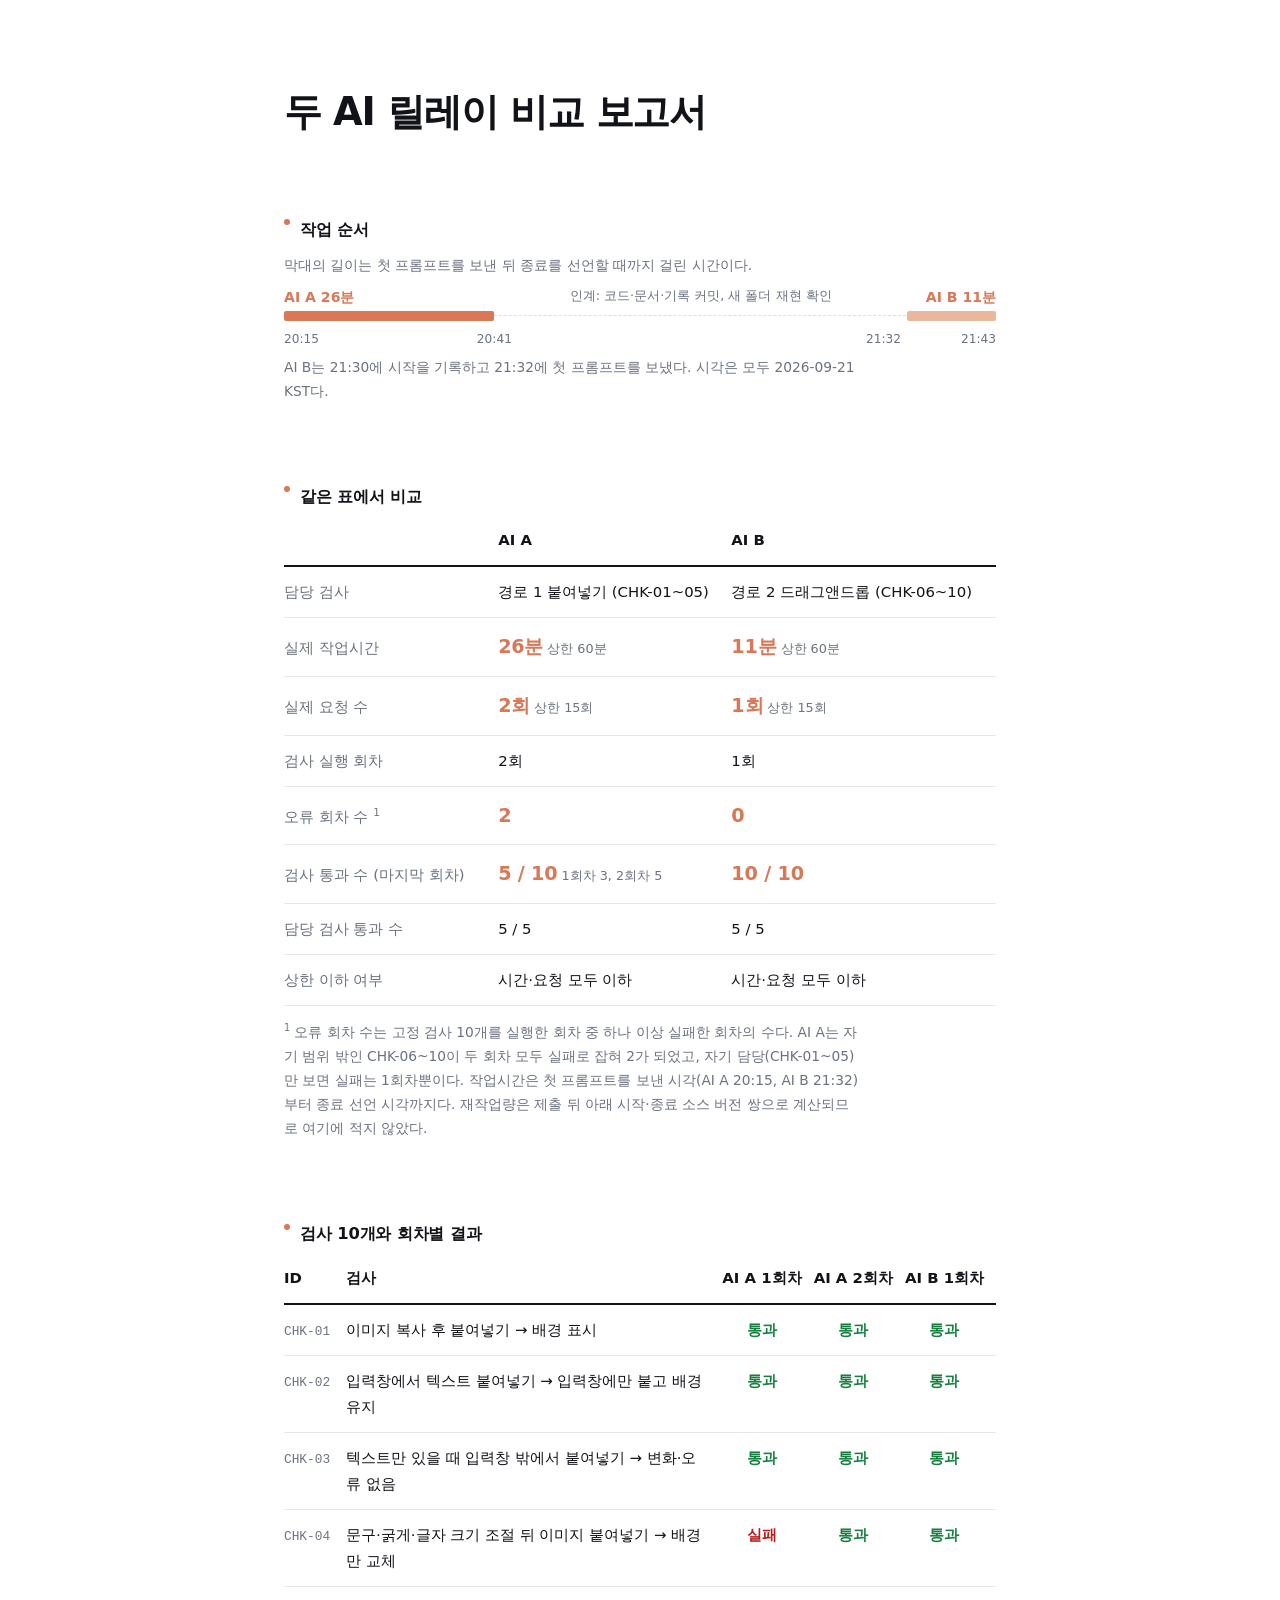
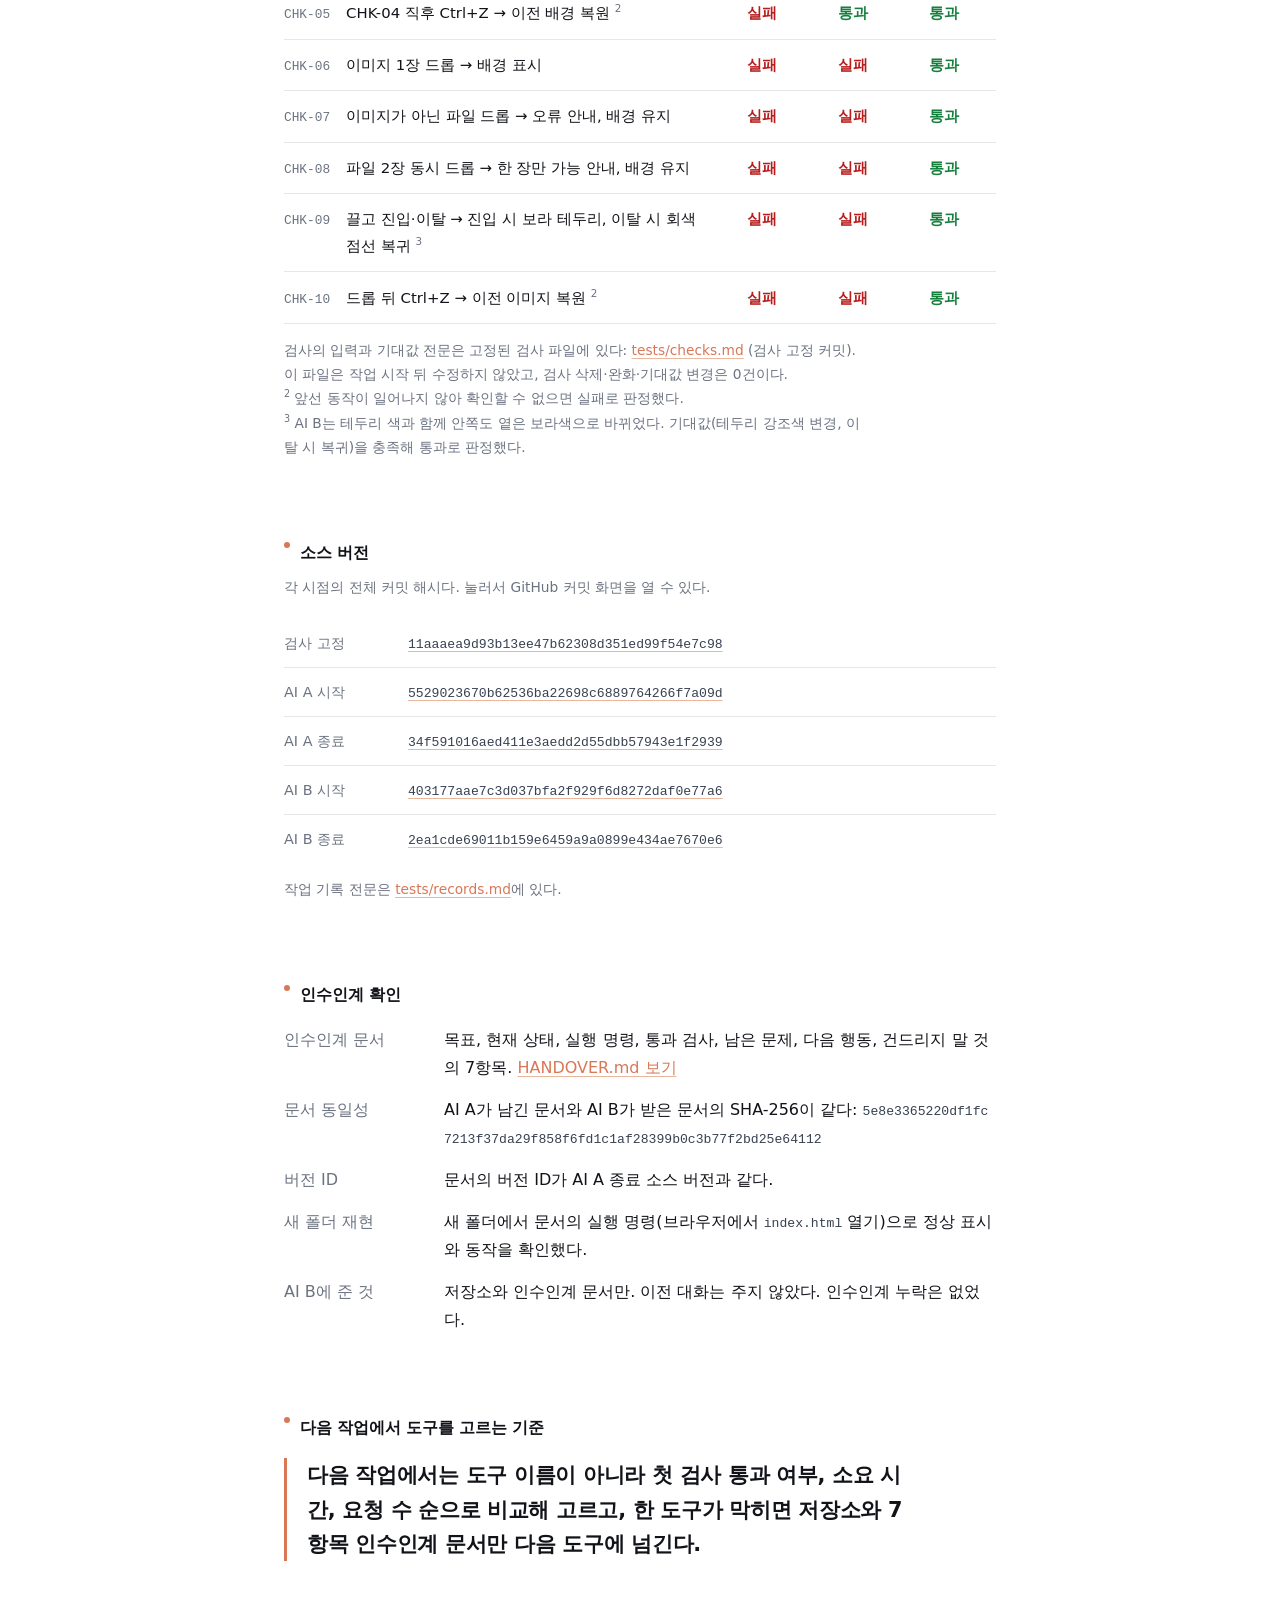
<file: report/index.html>
<!DOCTYPE html>
<html lang="ko">
<head>
<meta charset="UTF-8">
<meta name="viewport" content="width=device-width, initial-scale=1.0">
<meta name="color-scheme" content="light">
<title>두 AI 릴레이 비교 보고서</title>
<style>
:root{
  --bg:#FFFFFF; --ink:#111318; --muted:#6B7280; --line:#E5E7EB;
  --accent:#D97757; --accent-soft:#EAB79C; --accent-bg:#FBEEE8;
  --pass:#15803D; --fail:#B91C1C;
}
*{box-sizing:border-box;margin:0;padding:0}
html{-webkit-text-size-adjust:100%}
body{background:var(--bg);color:var(--ink);font-family:"Pretendard","Apple SD Gothic Neo","Malgun Gothic","Noto Sans KR",system-ui,sans-serif;line-height:1.75;font-size:16px;font-variant-numeric:tabular-nums}
main{max-width:760px;margin:0 auto;padding:88px 24px 96px}
a{color:var(--accent);text-decoration-color:var(--accent-soft);text-underline-offset:3px}
a:hover{text-decoration-color:var(--accent)}
code{font-family:ui-monospace,"Cascadia Mono",Consolas,monospace;font-size:.82em;color:#374151;word-break:break-all}
sup{font-size:.7em;color:var(--muted)}

h1{font-size:clamp(1.8rem,5vw,2.4rem);line-height:1.25;letter-spacing:-0.03em;font-weight:700}
.lead{margin-top:20px;color:var(--muted);max-width:56ch}
h2{font-size:1.02rem;font-weight:700;letter-spacing:-0.01em;margin:80px 0 16px;position:relative;padding-left:16px}
h2::before{content:"";position:absolute;left:0;top:.2em;width:6px;height:6px;border-radius:50%;background:var(--accent)}
.sub,.note{font-size:.86rem;color:var(--muted);max-width:66ch}
.sub{margin:-8px 0 20px}
.note{margin-top:14px}

/* 릴레이 */
.track{position:relative;height:10px;margin:34px 0 34px}
.track::before{content:"";position:absolute;left:0;right:0;top:4px;border-top:1px dashed #D9DEE8}
.bar{position:absolute;top:0;height:10px;border-radius:2px}
.bar.a{left:0;width:29.545%;background:var(--accent)}
.bar.b{left:87.5%;width:12.5%;background:var(--accent-soft)}
.lab{position:absolute;top:-26px;font-size:.88rem;font-weight:700;white-space:nowrap}
.lab.a{color:var(--accent)}
.lab.b{right:0;color:var(--accent)}
.lab.gap{left:29.545%;width:57.955%;text-align:center;color:var(--muted);font-weight:400;font-size:.8rem}
.tick{position:absolute;top:18px;font-size:.76rem;color:var(--muted);white-space:nowrap}
.tick.t0{left:0}
.tick.t1{left:29.545%;transform:translateX(-50%)}
.tick.t2{left:87.5%;transform:translateX(-100%);padding-right:6px}
.tick.t3{right:0}

/* 표 */
.scroll{overflow-x:auto}
table{border-collapse:collapse;width:100%;min-width:520px;font-size:.93rem}
th,td{padding:12px 12px 12px 0;text-align:left;vertical-align:baseline;border-bottom:1px solid var(--line)}
thead th{font-weight:700;white-space:nowrap;border-bottom:2px solid var(--ink);padding-top:0}
tbody th{font-weight:400;color:var(--muted);white-space:nowrap;padding-right:24px}
.cmp td.big{font-size:1.2rem;font-weight:700;letter-spacing:-0.01em;color:var(--accent)}
.cmp td.big small{font-size:.8rem;font-weight:400;color:var(--muted);letter-spacing:0;margin-left:4px}
.n{text-align:center}
thead th.n{text-align:center}
.chk td:first-child{font-family:ui-monospace,"Cascadia Mono",Consolas,monospace;font-size:.8rem;color:var(--muted);white-space:nowrap;padding-right:16px}
.p{color:var(--pass);font-weight:700}
.f{color:var(--fail);font-weight:700}

/* 소스 버전 */
.src{list-style:none}
.src li{display:grid;grid-template-columns:7em 1fr;gap:12px;padding:10px 0;border-bottom:1px solid var(--line);align-items:baseline}
.src li:last-child{border-bottom:none}
.src span{color:var(--muted);font-size:.9rem}

/* 목록형 본문 */
dl.kv{display:grid;grid-template-columns:8.5em 1fr;gap:14px 24px}
dl.kv dt{color:var(--muted)}
dl.kv dd{max-width:58ch}
blockquote{font-size:clamp(1.1rem,2.4vw,1.3rem);line-height:1.65;font-weight:700;letter-spacing:-0.015em;max-width:30em;border-left:3px solid var(--accent);padding-left:20px}
footer{margin-top:96px;padding-top:20px;border-top:1px solid var(--line);font-size:.82rem;color:var(--muted)}

@media(max-width:640px){
  main{padding:56px 20px 72px}
  h2{margin-top:64px}
  dl.kv{grid-template-columns:1fr;gap:2px}
  dl.kv dt{margin-top:14px}
  .src li{grid-template-columns:1fr;gap:2px}
}
</style>
</head>
<body>
<main>
<h1>두 AI 릴레이 비교 보고서</h1>

<h2>작업 순서</h2>
<p class="sub">막대의 길이는 첫 프롬프트를 보낸 뒤 종료를 선언할 때까지 걸린 시간이다.</p>
<div class="track" role="img" aria-label="AI A는 20:15부터 20:41까지 26분, 이후 인계, AI B는 21:32부터 21:43까지 11분 작업했다.">
  <span class="lab a">AI A 26분</span>
  <span class="lab gap">인계: 코드·문서·기록 커밋, 새 폴더 재현 확인</span>
  <span class="lab b">AI B 11분</span>
  <span class="bar a"></span>
  <span class="bar b"></span>
  <span class="tick t0">20:15</span>
  <span class="tick t1">20:41</span>
  <span class="tick t2">21:32</span>
  <span class="tick t3">21:43</span>
</div>
<p class="note">AI B는 21:30에 시작을 기록하고 21:32에 첫 프롬프트를 보냈다. 시각은 모두 2026-09-21 KST다.</p>

<h2>같은 표에서 비교</h2>
<div class="scroll">
<table class="cmp">
<thead><tr><th></th><th>AI A</th><th>AI B</th></tr></thead>
<tbody>
<tr><th>담당 검사</th><td>경로 1 붙여넣기 (CHK-01~05)</td><td>경로 2 드래그앤드롭 (CHK-06~10)</td></tr>
<tr><th>실제 작업시간</th><td class="big">26분<small>상한 60분</small></td><td class="big">11분<small>상한 60분</small></td></tr>
<tr><th>실제 요청 수</th><td class="big">2회<small>상한 15회</small></td><td class="big">1회<small>상한 15회</small></td></tr>
<tr><th>검사 실행 회차</th><td>2회</td><td>1회</td></tr>
<tr><th>오류 회차 수 <sup>1</sup></th><td class="big">2</td><td class="big">0</td></tr>
<tr><th>검사 통과 수 (마지막 회차)</th><td class="big">5 / 10<small>1회차 3, 2회차 5</small></td><td class="big">10 / 10</td></tr>
<tr><th>담당 검사 통과 수</th><td>5 / 5</td><td>5 / 5</td></tr>
<tr><th>상한 이하 여부</th><td>시간·요청 모두 이하</td><td>시간·요청 모두 이하</td></tr>
</tbody>
</table>
</div>
<p class="note"><sup>1</sup> 오류 회차 수는 고정 검사 10개를 실행한 회차 중 하나 이상 실패한 회차의 수다. AI A는 자기 범위 밖인 CHK-06~10이 두 회차 모두 실패로 잡혀 2가 되었고, 자기 담당(CHK-01~05)만 보면 실패는 1회차뿐이다. 작업시간은 첫 프롬프트를 보낸 시각(AI A 20:15, AI B 21:32)부터 종료 선언 시각까지다. 재작업량은 제출 뒤 아래 시작·종료 소스 버전 쌍으로 계산되므로 여기에 적지 않았다.</p>

<h2>검사 10개와 회차별 결과</h2>
<div class="scroll">
<table class="chk">
<thead><tr><th>ID</th><th>검사</th><th class="n">AI A 1회차</th><th class="n">AI A 2회차</th><th class="n">AI B 1회차</th></tr></thead>
<tbody>
<tr><td>CHK-01</td><td>이미지 복사 후 붙여넣기 → 배경 표시</td><td class="n p">통과</td><td class="n p">통과</td><td class="n p">통과</td></tr>
<tr><td>CHK-02</td><td>입력창에서 텍스트 붙여넣기 → 입력창에만 붙고 배경 유지</td><td class="n p">통과</td><td class="n p">통과</td><td class="n p">통과</td></tr>
<tr><td>CHK-03</td><td>텍스트만 있을 때 입력창 밖에서 붙여넣기 → 변화·오류 없음</td><td class="n p">통과</td><td class="n p">통과</td><td class="n p">통과</td></tr>
<tr><td>CHK-04</td><td>문구·굵게·글자 크기 조절 뒤 이미지 붙여넣기 → 배경만 교체</td><td class="n f">실패</td><td class="n p">통과</td><td class="n p">통과</td></tr>
<tr><td>CHK-05</td><td>CHK-04 직후 Ctrl+Z → 이전 배경 복원 <sup>2</sup></td><td class="n f">실패</td><td class="n p">통과</td><td class="n p">통과</td></tr>
<tr><td>CHK-06</td><td>이미지 1장 드롭 → 배경 표시</td><td class="n f">실패</td><td class="n f">실패</td><td class="n p">통과</td></tr>
<tr><td>CHK-07</td><td>이미지가 아닌 파일 드롭 → 오류 안내, 배경 유지</td><td class="n f">실패</td><td class="n f">실패</td><td class="n p">통과</td></tr>
<tr><td>CHK-08</td><td>파일 2장 동시 드롭 → 한 장만 가능 안내, 배경 유지</td><td class="n f">실패</td><td class="n f">실패</td><td class="n p">통과</td></tr>
<tr><td>CHK-09</td><td>끌고 진입·이탈 → 진입 시 보라 테두리, 이탈 시 회색 점선 복귀 <sup>3</sup></td><td class="n f">실패</td><td class="n f">실패</td><td class="n p">통과</td></tr>
<tr><td>CHK-10</td><td>드롭 뒤 Ctrl+Z → 이전 이미지 복원 <sup>2</sup></td><td class="n f">실패</td><td class="n f">실패</td><td class="n p">통과</td></tr>
</tbody>
</table>
</div>
<p class="note">검사의 입력과 기대값 전문은 고정된 검사 파일에 있다: <a href="https://github.com/msk4905/sktaleph_msk4905-t05/blob/11aaaea9d93b13ee47b62308d351ed99f54e7c98/tests/checks.md">tests/checks.md</a> (검사 고정 커밋). 이 파일은 작업 시작 뒤 수정하지 않았고, 검사 삭제·완화·기대값 변경은 0건이다.<br>
<sup>2</sup> 앞선 동작이 일어나지 않아 확인할 수 없으면 실패로 판정했다.<br>
<sup>3</sup> AI B는 테두리 색과 함께 안쪽도 옅은 보라색으로 바뀌었다. 기대값(테두리 강조색 변경, 이탈 시 복귀)을 충족해 통과로 판정했다.</p>

<h2>소스 버전</h2>
<p class="sub">각 시점의 전체 커밋 해시다. 눌러서 GitHub 커밋 화면을 열 수 있다.</p>
<ul class="src">
<li><span>검사 고정</span><a href="https://github.com/msk4905/sktaleph_msk4905-t05/commit/11aaaea9d93b13ee47b62308d351ed99f54e7c98"><code>11aaaea9d93b13ee47b62308d351ed99f54e7c98</code></a></li>
<li><span>AI A 시작</span><a href="https://github.com/msk4905/sktaleph_msk4905-t05/commit/5529023670b62536ba22698c6889764266f7a09d"><code>5529023670b62536ba22698c6889764266f7a09d</code></a></li>
<li><span>AI A 종료</span><a href="https://github.com/msk4905/sktaleph_msk4905-t05/commit/34f591016aed411e3aedd2d55dbb57943e1f2939"><code>34f591016aed411e3aedd2d55dbb57943e1f2939</code></a></li>
<li><span>AI B 시작</span><a href="https://github.com/msk4905/sktaleph_msk4905-t05/commit/403177aae7c3d037bfa2f929f6d8272daf0e77a6"><code>403177aae7c3d037bfa2f929f6d8272daf0e77a6</code></a></li>
<li><span>AI B 종료</span><a href="https://github.com/msk4905/sktaleph_msk4905-t05/commit/2ea1cde69011b159e6459a9a0899e434ae7670e6"><code>2ea1cde69011b159e6459a9a0899e434ae7670e6</code></a></li>
</ul>
<p class="note">작업 기록 전문은 <a href="https://github.com/msk4905/sktaleph_msk4905-t05/blob/95e154d12c0f793af316abf2d347a95ba6bd7c72/tests/records.md">tests/records.md</a>에 있다.</p>

<h2>인수인계 확인</h2>
<dl class="kv">
<dt>인수인계 문서</dt><dd>목표, 현재 상태, 실행 명령, 통과 검사, 남은 문제, 다음 행동, 건드리지 말 것의 7항목. <a href="https://github.com/msk4905/sktaleph_msk4905-t05/blob/ed2d17e07f455172fa1f670c2fa934efe478efee/HANDOVER.md">HANDOVER.md 보기</a></dd>
<dt>문서 동일성</dt><dd>AI A가 남긴 문서와 AI B가 받은 문서의 SHA-256이 같다: <code>5e8e3365220df1fc7213f37da29f858f6fd1c1af28399b0c3b77f2bd25e64112</code></dd>
<dt>버전 ID</dt><dd>문서의 버전 ID가 AI A 종료 소스 버전과 같다.</dd>
<dt>새 폴더 재현</dt><dd>새 폴더에서 문서의 실행 명령(브라우저에서 <code>index.html</code> 열기)으로 정상 표시와 동작을 확인했다.</dd>
<dt>AI B에 준 것</dt><dd>저장소와 인수인계 문서만. 이전 대화는 주지 않았다. 인수인계 누락은 없었다.</dd>
</dl>

<h2>다음 작업에서 도구를 고르는 기준</h2>
<blockquote>다음 작업에서는 도구 이름이 아니라 첫 검사 통과 여부, 소요 시간, 요청 수 순으로 비교해 고르고, 한 도구가 막히면 저장소와 7항목 인수인계 문서만 다음 도구에 넘긴다.</blockquote>

</main>
</body>
</html>
</file>
